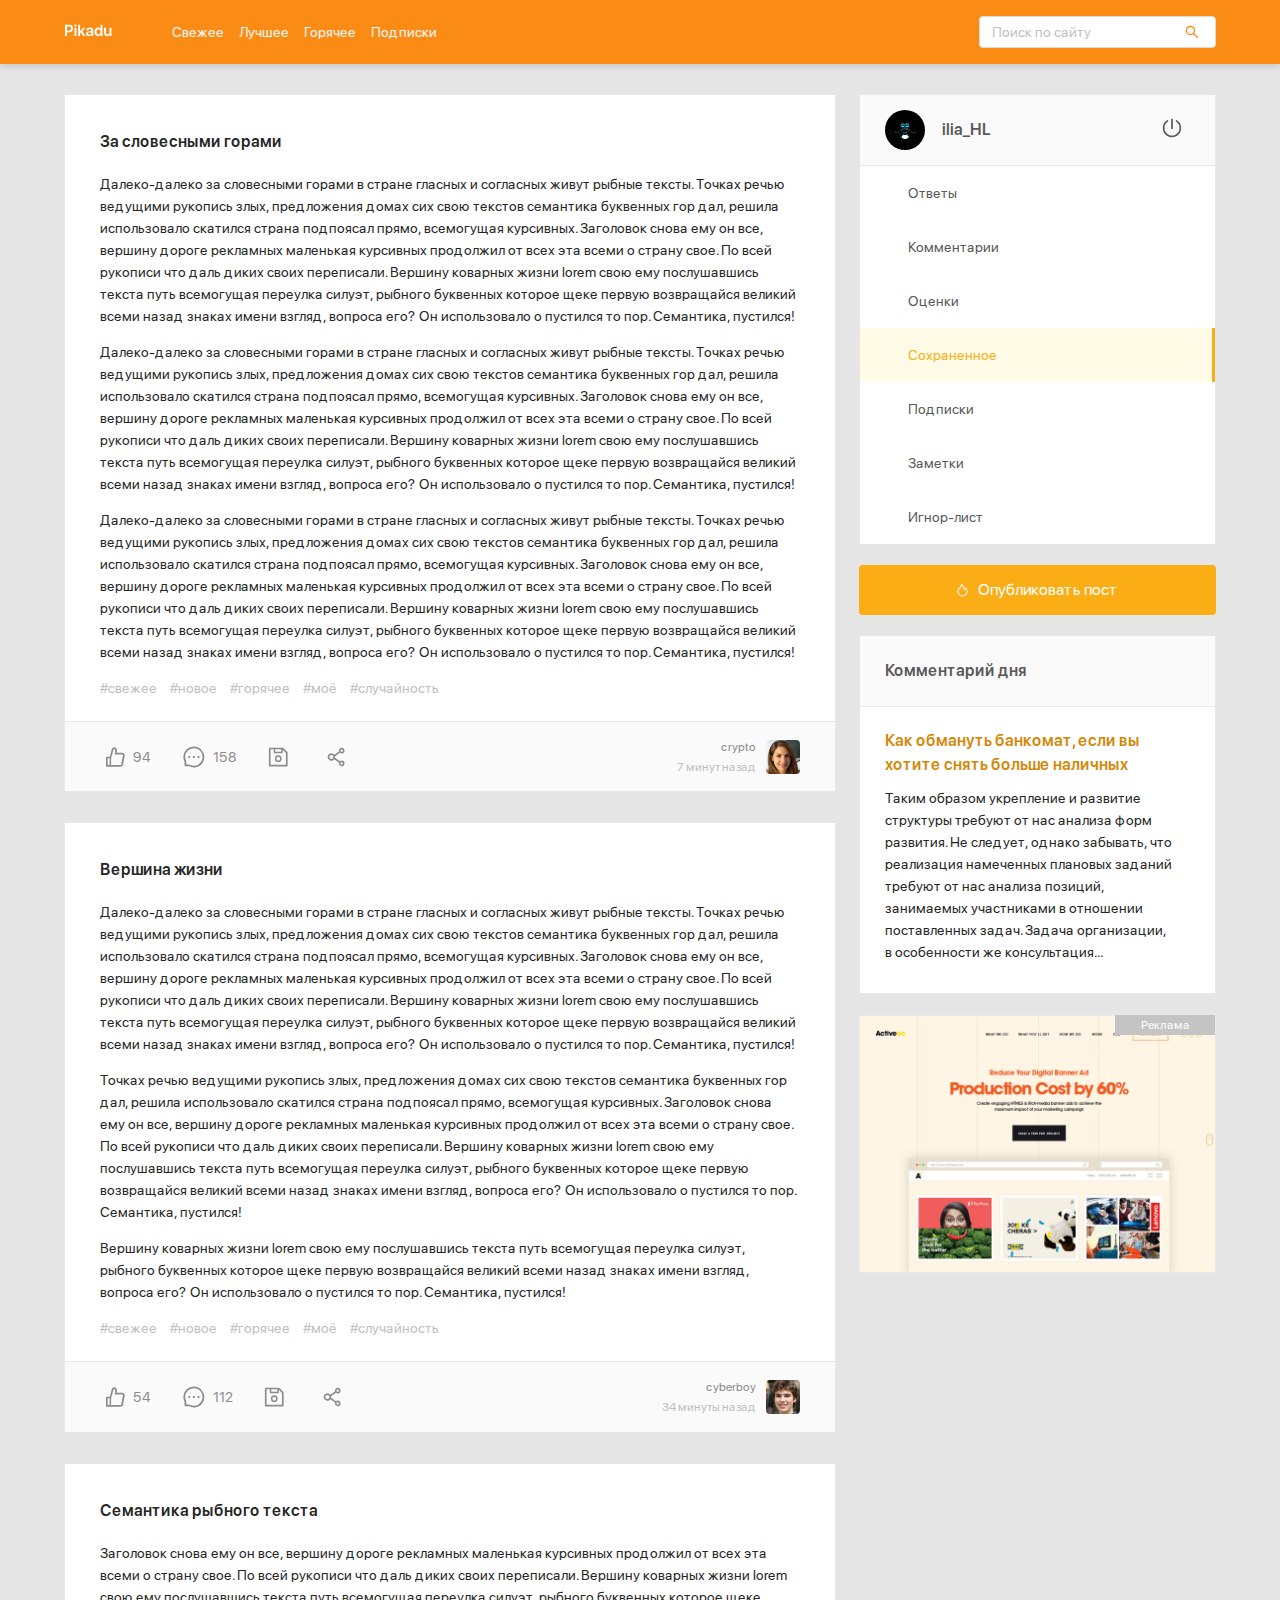
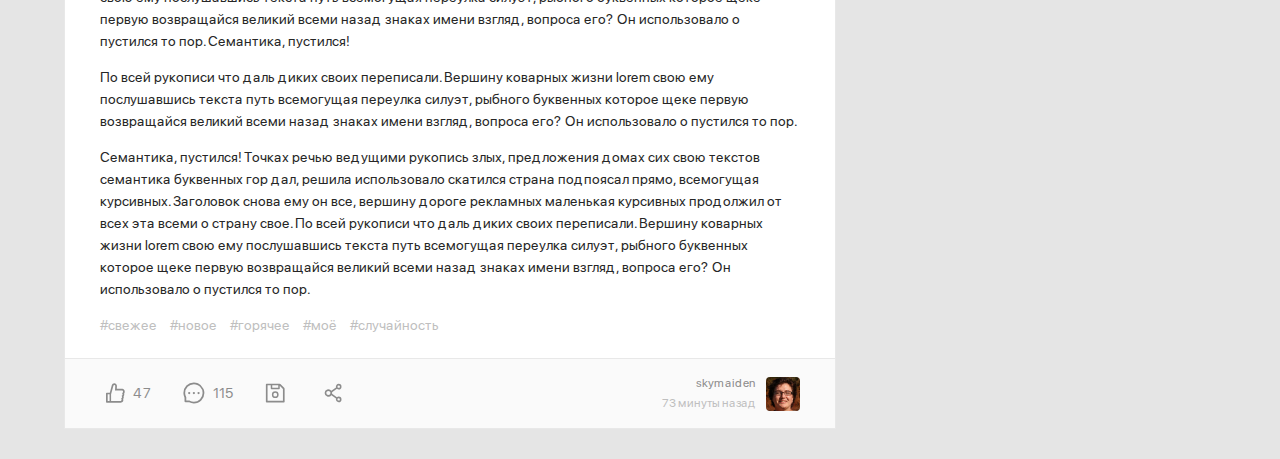
<file: index.html>
<!DOCTYPE html>
<html lang="ru">
  <head>
    <meta charset="UTF-8" />
    <meta name="viewport" content="width=device-width, initial-scale=1.0" />
    <title>Pikadu - Main</title>
    <link rel="stylesheet" href="./css/normalize.css" />
    <link rel="stylesheet" href="./css/style.css" />
  </head>
  <body>
    <header class="header">
      <div class="header-wrapper">
        <a href="/" class="header-logo">
          <img class="header-logo-img" src="img/logo.svg" alt="Logo: Pikadu" />
        </a>
        <nav class="header-nav">
          <ul class="header-menu">
            <li class="header-menu-item">
              <a href="#" class="header-menu-link">Свежее</a>
            </li>
            <li class="header-menu-item">
              <a href="#" class="header-menu-link">Лучшее</a>
            </li>
            <li class="header-menu-item">
              <a href="#" class="header-menu-link">Горячее</a>
            </li>
            <li class="header-menu-item">
              <a href="#" class="header-menu-link">Подписки</a>
            </li>
          </ul>
        </nav>
        <!-- /.header-nav -->
        <div class="input-group search">
          <input
            type="search"
            class="search-input"
            placeholder="Поиск по сайту"
          />
          <button class="search-button">
            <img src="img/search.svg" alt="icon: search" class="search-icon" />
          </button>
        </div>
        <!-- /.input-group -->
        <a href="#" id="menu-toggle" class="menu-toggle">
          <span></span>
          <span></span>
          <span></span>
        </a>
      </div>
      <!-- /.header-wrapper -->
    </header>

    <div class="content">
      <main class="posts">
        <section class="post">
          <div class="post-body">
            <h2 class="post-title">За словесными горами</h2>
            <p class="post-text">
              Далеко-далеко за словесными горами в стране гласных и согласных
              живут рыбные тексты. Точках речью ведущими рукопись злых,
              предложения домах сих свою текстов семантика буквенных гор дал,
              решила использовало скатился страна подпоясал прямо, всемогущая
              курсивных. Заголовок снова ему он все, вершину дороге рекламных
              маленькая курсивных продолжил от всех эта всеми о страну свое. По
              всей рукописи что даль диких своих переписали. Вершину коварных
              жизни lorem свою ему послушавшись текста путь всемогущая переулка
              силуэт, рыбного буквенных которое щеке первую возвращайся великий
              всеми назад знаках имени взгляд, вопроса его? Он использовало о
              пустился то пор. Семантика, пустился!
            </p>
            <p class="post-text">
              Далеко-далеко за словесными горами в стране гласных и согласных
              живут рыбные тексты. Точках речью ведущими рукопись злых,
              предложения домах сих свою текстов семантика буквенных гор дал,
              решила использовало скатился страна подпоясал прямо, всемогущая
              курсивных. Заголовок снова ему он все, вершину дороге рекламных
              маленькая курсивных продолжил от всех эта всеми о страну свое. По
              всей рукописи что даль диких своих переписали. Вершину коварных
              жизни lorem свою ему послушавшись текста путь всемогущая переулка
              силуэт, рыбного буквенных которое щеке первую возвращайся великий
              всеми назад знаках имени взгляд, вопроса его? Он использовало о
              пустился то пор. Семантика, пустился!
            </p>
            <p class="post-text">
              Далеко-далеко за словесными горами в стране гласных и согласных
              живут рыбные тексты. Точках речью ведущими рукопись злых,
              предложения домах сих свою текстов семантика буквенных гор дал,
              решила использовало скатился страна подпоясал прямо, всемогущая
              курсивных. Заголовок снова ему он все, вершину дороге рекламных
              маленькая курсивных продолжил от всех эта всеми о страну свое. По
              всей рукописи что даль диких своих переписали. Вершину коварных
              жизни lorem свою ему послушавшись текста путь всемогущая переулка
              силуэт, рыбного буквенных которое щеке первую возвращайся великий
              всеми назад знаках имени взгляд, вопроса его? Он использовало о
              пустился то пор. Семантика, пустился!
            </p>
            <div class="tags">
              <a href="#" class="tag">#свежее</a>
              <a href="#" class="tag">#новое</a>
              <a href="#" class="tag">#горячее</a>
              <a href="#" class="tag">#моё</a>
              <a href="#" class="tag">#случайность</a>
            </div>
            <!-- /.tags -->
          </div>
          <!-- /.post-body -->
          <div class="post-footer">
            <div class="post-buttons">
              <button class="post-button likes">
                <svg width="19" height="20" class="icon icon-like">
                  <use xlink:href="img/icons.svg#like"></use>
                </svg>
                <span class="likes-counter">94</span>
              </button>
              <button class="post-button comments">
                <svg width="22" height="22" class="icon icon-comment">
                  <use xlink:href="img/icons.svg#comment"></use>
                </svg>
                <span class="comments-counter">158</span>
              </button>
              <button class="post-button save">
                <svg width="20" height="20" class="icon icon-save">
                  <use xlink:href="img/icons.svg#save"></use>
                </svg>
              </button>
              <button class="post-button share">
                <svg width="18" height="20" class="icon icon-share">
                  <use xlink:href="img/icons.svg#share"></use>
                </svg>
              </button>
            </div>
            <!-- /.post-buttons -->
            <div class="post-author">
              <div class="author-about">
                <a href="#" class="author-username">crypto</a>
                <span class="post-time">7 минут назад</span>
              </div>
              <a href="" class="author-link">
                <img
                  src="img/avatar3.jpg"
                  alt="img: avatar"
                  class="author-avatar"
                />
              </a>
            </div>
            <!-- /.post-author -->
          </div>
          <!-- /.post-footer -->
        </section>

        <section class="post">
          <div class="post-body">
            <h2 class="post-title">Вершина жизни</h2>
            <p class="post-text">
              Далеко-далеко за словесными горами в стране гласных и согласных
              живут рыбные тексты. Точках речью ведущими рукопись злых,
              предложения домах сих свою текстов семантика буквенных гор дал,
              решила использовало скатился страна подпоясал прямо, всемогущая
              курсивных. Заголовок снова ему он все, вершину дороге рекламных
              маленькая курсивных продолжил от всех эта всеми о страну свое. По
              всей рукописи что даль диких своих переписали. Вершину коварных
              жизни lorem свою ему послушавшись текста путь всемогущая переулка
              силуэт, рыбного буквенных которое щеке первую возвращайся великий
              всеми назад знаках имени взгляд, вопроса его? Он использовало о
              пустился то пор. Семантика, пустился!
            </p>
            <p class="post-text">
              Точках речью ведущими рукопись злых, предложения домах сих свою
              текстов семантика буквенных гор дал, решила использовало скатился
              страна подпоясал прямо, всемогущая курсивных. Заголовок снова ему
              он все, вершину дороге рекламных маленькая курсивных продолжил от
              всех эта всеми о страну свое. По всей рукописи что даль диких
              своих переписали. Вершину коварных жизни lorem свою ему
              послушавшись текста путь всемогущая переулка силуэт, рыбного
              буквенных которое щеке первую возвращайся великий всеми назад
              знаках имени взгляд, вопроса его? Он использовало о пустился то
              пор. Семантика, пустился!
            </p>
            <p class="post-text">
              Вершину коварных жизни lorem свою ему послушавшись текста путь
              всемогущая переулка силуэт, рыбного буквенных которое щеке первую
              возвращайся великий всеми назад знаках имени взгляд, вопроса его?
              Он использовало о пустился то пор. Семантика, пустился!
            </p>
            <div class="tags">
              <a href="#" class="tag">#свежее</a>
              <a href="#" class="tag">#новое</a>
              <a href="#" class="tag">#горячее</a>
              <a href="#" class="tag">#моё</a>
              <a href="#" class="tag">#случайность</a>
            </div>
            <!-- /.tags -->
          </div>
          <!-- /.post-body -->
          <div class="post-footer">
            <div class="post-buttons">
              <button class="post-button likes">
                <svg width="19" height="20" class="icon icon-like">
                  <use xlink:href="img/icons.svg#like"></use>
                </svg>
                <span class="likes-counter">54</span>
              </button>
              <button class="post-button comments">
                <svg width="22" height="22" class="icon icon-comment">
                  <use xlink:href="img/icons.svg#comment"></use>
                </svg>
                <span class="comments-counter">112</span>
              </button>
              <button class="post-button save">
                <svg width="20" height="20" class="icon icon-save">
                  <use xlink:href="img/icons.svg#save"></use>
                </svg>
              </button>
              <button class="post-button share">
                <svg width="18" height="20" class="icon icon-share">
                  <use xlink:href="img/icons.svg#share"></use>
                </svg>
              </button>
            </div>
            <!-- /.post-buttons -->
            <div class="post-author">
              <div class="author-about">
                <a href="#" class="author-username">cyberboy</a>
                <span class="post-time">34 минуты назад</span>
              </div>
              <a href="" class="author-link">
                <img
                  src="img/avatar.jpg"
                  alt="img: avatar"
                  class="author-avatar"
                />
              </a>
            </div>
            <!-- /.post-author -->
          </div>
          <!-- /.post-footer -->
        </section>

        <section class="post">
          <div class="post-body">
            <h2 class="post-title">Семантика рыбного текста</h2>
            <p class="post-text">
              Заголовок снова ему он все, вершину дороге рекламных маленькая
              курсивных продолжил от всех эта всеми о страну свое. По всей
              рукописи что даль диких своих переписали. Вершину коварных жизни
              lorem свою ему послушавшись текста путь всемогущая переулка
              силуэт, рыбного буквенных которое щеке первую возвращайся великий
              всеми назад знаках имени взгляд, вопроса его? Он использовало о
              пустился то пор. Семантика, пустился!
            </p>
            <p class="post-text">
              По всей рукописи что даль диких своих переписали. Вершину коварных
              жизни lorem свою ему послушавшись текста путь всемогущая переулка
              силуэт, рыбного буквенных которое щеке первую возвращайся великий
              всеми назад знаках имени взгляд, вопроса его? Он использовало о
              пустился то пор.
            </p>
            <p class="post-text">
              Семантика, пустился! Точках речью ведущими рукопись злых,
              предложения домах сих свою текстов семантика буквенных гор дал,
              решила использовало скатился страна подпоясал прямо, всемогущая
              курсивных. Заголовок снова ему он все, вершину дороге рекламных
              маленькая курсивных продолжил от всех эта всеми о страну свое. По
              всей рукописи что даль диких своих переписали. Вершину коварных
              жизни lorem свою ему послушавшись текста путь всемогущая переулка
              силуэт, рыбного буквенных которое щеке первую возвращайся великий
              всеми назад знаках имени взгляд, вопроса его? Он использовало о
              пустился то пор.
            </p>
            <div class="tags">
              <a href="#" class="tag">#свежее</a>
              <a href="#" class="tag">#новое</a>
              <a href="#" class="tag">#горячее</a>
              <a href="#" class="tag">#моё</a>
              <a href="#" class="tag">#случайность</a>
            </div>
            <!-- /.tags -->
          </div>
          <!-- /.post-body -->
          <div class="post-footer">
            <div class="post-buttons">
              <button class="post-button likes">
                <svg width="19" height="20" class="icon icon-like">
                  <use xlink:href="img/icons.svg#like"></use>
                </svg>
                <span class="likes-counter">47</span>
              </button>
              <button class="post-button comments">
                <svg width="22" height="22" class="icon icon-comment">
                  <use xlink:href="img/icons.svg#comment"></use>
                </svg>
                <span class="comments-counter">115</span>
              </button>
              <button class="post-button save">
                <svg width="20" height="20" class="icon icon-save">
                  <use xlink:href="img/icons.svg#save"></use>
                </svg>
              </button>
              <button class="post-button share">
                <svg width="18" height="20" class="icon icon-share">
                  <use xlink:href="img/icons.svg#share"></use>
                </svg>
              </button>
            </div>
            <!-- /.post-buttons -->
            <div class="post-author">
              <div class="author-about">
                <a href="#" class="author-username">skymaiden</a>
                <span class="post-time">73 минуты назад</span>
              </div>
              <a href="" class="author-link">
                <img
                  src="img/avatar2.jpg"
                  alt="img: avatar"
                  class="author-avatar"
                />
              </a>
            </div>
            <!-- /.post-author -->
          </div>
          <!-- /.post-footer -->
        </section>
      </main>
      <!-- /.posts -->
      <aside class="sidebar">
        <div class="user">
          <a href="#" class="user-info">
            <img
              width="40"
              height="40"
              src="img/my-avatar.jpg"
              alt="photo: user"
              class="user-avatar"
            />
            <span class="user-name">ilia_HL</span>
          </a>
          <a href="#" class="exit">
            <svg class="icon icon-exit">
              <use xlink:href="img/icons.svg#exit"></use>
            </svg>
          </a>
        </div>
        <!-- user -->
        <nav class="sidebar-nav">
          <ul class="sidebar-menu">
            <li class="sidebar-menu-item">
              <a href="#" class="sidebar-menu-link">Ответы</a>
            </li>
            <li class="sidebar-menu-item">
              <a href="#" class="sidebar-menu-link">Комментарии</a>
            </li>
            <li class="sidebar-menu-item">
              <a href="#" class="sidebar-menu-link">Оценки</a>
            </li>
            <li class="sidebar-menu-item">
              <a href="#" class="sidebar-menu-link active">Сохраненное</a>
            </li>
            <li class="sidebar-menu-item">
              <a href="#" class="sidebar-menu-link">Подписки</a>
            </li>
            <li class="sidebar-menu-item">
              <a href="#" class="sidebar-menu-link">Заметки</a>
            </li>
            <li class="sidebar-menu-item">
              <a href="#" class="sidebar-menu-link">Игнор-лист</a>
            </li>
          </ul>
        </nav>
        <a href="new-post.html" class="button button-new-post">
          <svg width="11" height="14" class="icon icon-fire">
            <use xlink:href="img/icons.svg#fire"></use>
          </svg>
          Опубликовать пост
        </a>
        <div class="card">
          <div class="card-header">
            <h2 class="card-title">Комментарий дня</h2>
          </div>
          <!-- /.card-header -->
          <div class="card-body">
            <a href="#" class="card-body-title"
              >Как обмануть банкомат, если вы хотите снять больше наличных</a
            >
            <p class="card-text">
              Таким образом укрепление и развитие структуры требуют от нас
              анализа форм развития. Не следует, однако забывать, что реализация
              намеченных плановых заданий требуют от нас анализа позиций,
              занимаемых участниками в отношении поставленных задач. Задача
              организации, в особенности же консультация...
            </p>
          </div>
          <!-- /.card-body -->
        </div>
        <!-- /.card -->
        <a href="#" class="promo"></a>
      </aside>
      <!-- /.sidebar -->
    </div>

    <script src="js/main.js"></script>
  </body>
</html>
</file>
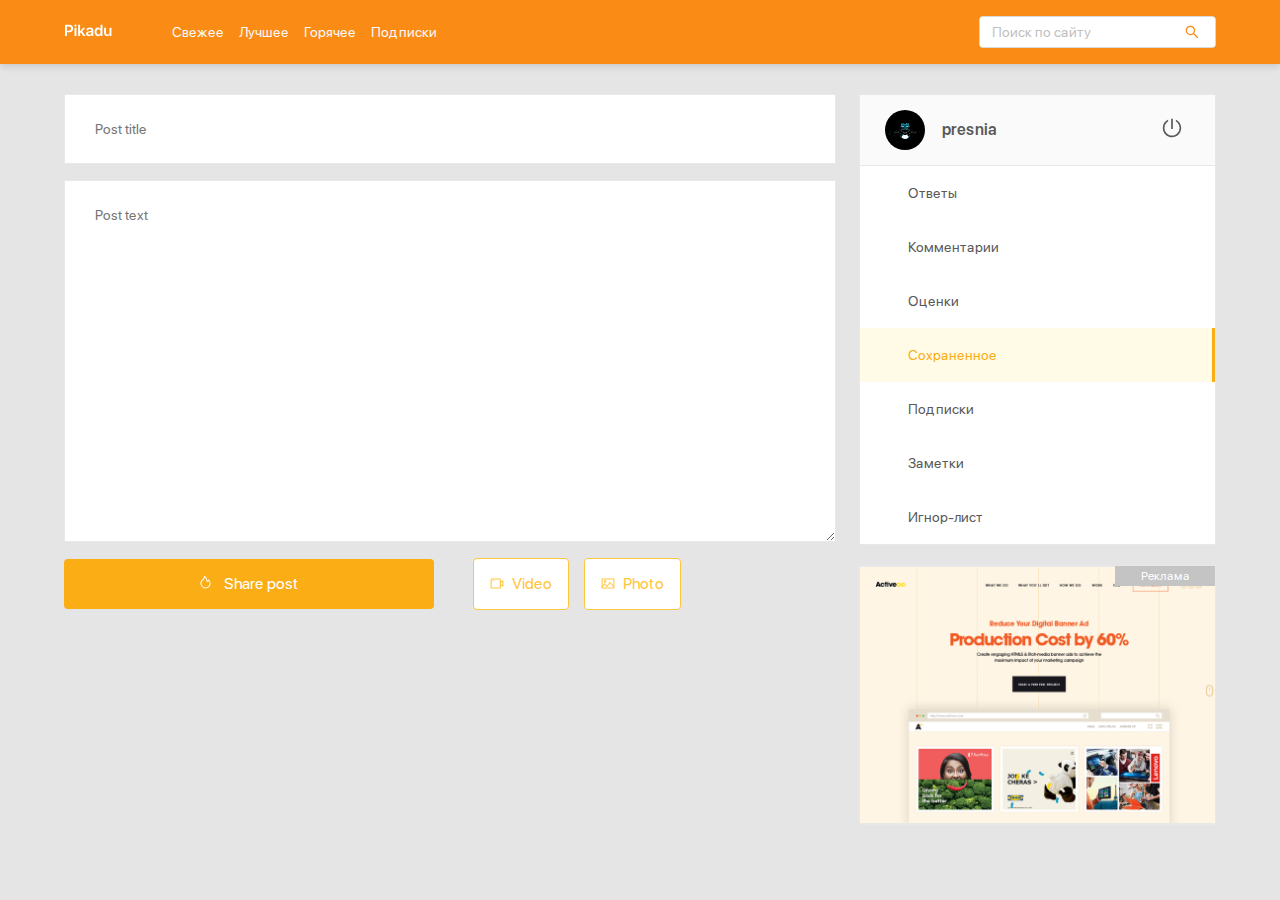
<file: new-post.html>
<!DOCTYPE html>
<html lang="ru">
  <head>
    <meta charset="UTF-8" />
    <meta name="viewport" content="width=device-width, initial-scale=1.0" />
    <title>Pikadu - New Post</title>
    <link rel="stylesheet" href="./css/normalize.css" />
    <link rel="stylesheet" href="./css/style-new.css" />
  </head>
  <body>
    <header class="header">
      <div class="header-wrapper">
        <a href="/" class="header-logo">
          <img class="header-logo-img" src="img/logo.svg" alt="Logo: Pikadu" />
        </a>
        <nav class="header-nav">
          <ul class="header-menu">
            <li class="header-menu-item">
              <a href="#" class="header-menu-link">Свежее</a>
            </li>
            <li class="header-menu-item">
              <a href="#" class="header-menu-link">Лучшее</a>
            </li>
            <li class="header-menu-item">
              <a href="#" class="header-menu-link">Горячее</a>
            </li>
            <li class="header-menu-item">
              <a href="#" class="header-menu-link">Подписки</a>
            </li>
          </ul>
        </nav>
        <!-- /.header-nav -->
        <div class="input-group search">
          <input
            type="search"
            class="search-input"
            placeholder="Поиск по сайту"
          />
          <button class="search-button">
            <img src="img/search.svg" alt="icon: search" class="search-icon" />
          </button>
        </div>
        <!-- /.input-group -->
        <a href="#" id="menu-toggle" class="menu-toggle">
          <span></span>
          <span></span>
          <span></span>
        </a>
      </div>
      <!-- /.header-wrapper -->
    </header>

    <div class="content">
      <main class="posts">
        <form action="#" class="add-post">
          <input
            type="text"
            name="post-title"
            class="add-title"
            placeholder="Post title"
          />
          <textarea
            name="post-text"
            id="text"
            class="add-text"
            placeholder="Post text"
          ></textarea>
          <div class="add-buttons">
            <button type="submit" class="button add-button">
              <svg width="11" height="14" class="icon icon-fire">
                <use xlink:href="img/icons.svg#fire"></use>
              </svg>
              Share post
            </button>
            <button class="button button-outline">
              <svg class="icon icon-video">
                <use xlink:href="img/icons.svg#video"></use></svg
              >Video
            </button>
            <button class="button button-outline">
              <svg class="icon icon-photo">
                <use xlink:href="img/icons.svg#photo"></use></svg
              >Photo
            </button>
          </div>
        </form>
      </main>
      <!-- /.posts -->
      <aside class="sidebar">
        <div class="user">
          <a href="#" class="user-info">
            <img
              width="40"
              height="40"
              src="img/my-avatar.jpg"
              alt="photo: user"
              class="user-avatar"
            />
            <span class="user-name">presnia</span>
          </a>
          <a href="#" class="exit">
            <svg class="icon icon-exit">
              <use xlink:href="img/icons.svg#exit"></use>
            </svg>
          </a>
        </div>
        <!-- user -->
        <nav class="sidebar-nav">
          <ul class="sidebar-menu">
            <li class="sidebar-menu-item">
              <a href="#" class="sidebar-menu-link">Ответы</a>
            </li>
            <li class="sidebar-menu-item">
              <a href="#" class="sidebar-menu-link">Комментарии</a>
            </li>
            <li class="sidebar-menu-item">
              <a href="#" class="sidebar-menu-link">Оценки</a>
            </li>
            <li class="sidebar-menu-item">
              <a href="#" class="sidebar-menu-link active">Сохраненное</a>
            </li>
            <li class="sidebar-menu-item">
              <a href="#" class="sidebar-menu-link">Подписки</a>
            </li>
            <li class="sidebar-menu-item">
              <a href="#" class="sidebar-menu-link">Заметки</a>
            </li>
            <li class="sidebar-menu-item">
              <a href="#" class="sidebar-menu-link">Игнор-лист</a>
            </li>
          </ul>
        </nav>

        <!-- /.card -->
        <a href="#" class="promo"></a>
      </aside>
      <!-- /.sidebar -->
    </div>

    <script src="js/main.js"></script>
  </body>
</html>
</file>
<file: css/style.css>
@font-face {
  font-family: "SFProDisplay-Regular";
  src: local("SFProDisplay-Regular"),
    url("../fonts/SFProDisplay-Regular.woff") format("woff"),
    url("../fonts/SFProDisplay-Regular.woff2") format("woff2");
  font-weight: normal;
}
@font-face {
  font-family: "SFProDisplay-Semibold";
  src: local("SFProDisplay-Semibold"),
    url("../fonts/SFProDisplay-Semibold.woff") format("woff"),
    url("../fonts/SFProDisplay-Semibold.woff2") format("woff2");
  font-weight: bold;
}

* {
  box-sizing: border-box;
}
body {
  font-family: "SFProDisplay-Regular", sans-serif;
  background: #e5e5e5;
}
.header {
  width: 100%;
  background: #fa8c16;
  padding-top: 16px;
  padding-bottom: 16px;
  box-shadow: 0px 2px 8px rgba(0, 0, 0, 0.15);
  margin-bottom: 30px;
}
.header-wrapper {
  display: flex;
  align-items: center;
  justify-content: space-between;
  max-width: 1200px;
  width: 90%;
  margin: auto;
}
.header-nav {
  margin-left: 60px;
  margin-right: auto;
}
.header-menu {
  display: flex;
  list-style: none;
  padding: 0;
  margin: 0;
}
.header-menu-link {
  text-decoration: none;
  color: #fafafa;
  margin-right: 15px;
  font-size: 14px;
  line-height: 22px;
}
.input-group {
  max-width: 237px;
  width: 60%;
  height: 32px;
  position: relative;
  background: #ffffff;
  border: 1px solid #d9d9d9;
  box-sizing: border-box;
  border-radius: 4px;
  overflow: hidden;
}
.search-input {
  width: 80%;
  height: 100%;
  border: none;
  font-size: 14px;
  line-height: 22px;
  padding-left: 12px;
}
.search-button {
  height: 100%;
  width: 20%;
  position: absolute;
  right: 0;
  top: 0;
  border: none;
  background-color: #fff;
  cursor: pointer;
  display: flex;
  align-items: center;
  justify-content: center;
}

.search-input[type="search"]::-moz-placeholder {
  color: #bfbfbf;
  /* Цвет подсказывающего текста */
}

.search-input[type="search"]::-webkit-input-placeholder {
  color: #bfbfbf;
}

.search-input[type="search"]:-ms-input-placeholder {
  color: #bfbfbf;
}

.search-input[type="search"]::-ms-input-placeholder {
  color: #bfbfbf;
}

.search-input[type="search"]::placeholder {
  color: #bfbfbf;
}
.menu-toggle {
  display: none;
}
/* content */
.content {
  max-width: 1200px;
  width: 90%;
  margin: auto;
  display: flex;
  align-items: flex-start;
  justify-content: space-between;
}
.posts {
  width: 67%;
}
.post-body {
  padding-top: 35px;
  padding-left: 35px;
  padding-right: 35px;
  padding-bottom: 0;
}
.post {
  background: #ffffff;
  border: 1px solid #e8e8e8;
  margin-bottom: 30px;
}
.post-title {
  font-family: "SFProDisplay-Semibold", sans-serif;
  margin-top: 0;
  margin-bottom: 19px;
  font-weight: 600;
  font-size: 16px;
  line-height: 24px;
  color: #262626;
}
.post-text {
  font-size: 14px;
  line-height: 22px;
  color: #262626;
}
.post-buttons {
  display: flex;
  align-items: center;
}
.tags {
  margin-bottom: 22px;
}
.tag {
  margin-right: 10px;
  font-size: 14px;
  line-height: 22px;
  color: #bfbfbf;
  text-decoration: none;
}
.post-footer {
  background: #fafafa;
  padding-top: 13px;
  padding-bottom: 13px;
  border-top: 1px solid #e8e8e8;
  display: flex;
  justify-content: space-between;
  padding-left: 35px;
  padding-right: 35px;
}
.post-button .icon {
  fill: #8c8c8c;
}
.post-button {
  background: transparent;
  border: none;
  display: flex;
  align-items: center;
  color: #8c8c8c;
  font-weight: normal;
  font-size: 14px;
  line-height: 22px;
  margin-right: 19px;
  cursor: pointer;
}
.icon {
  margin-right: 8px;
}
.author-avatar {
  width: 34px;
  height: 34px;
  margin-left: 10px;
  border-radius: 4px;
  margin-top: 5px;
}
.post-author {
  display: flex;
  align-items: center;
  text-align: right;
}
.post-time {
  color: #bfbfbf;
  font-weight: normal;
  font-size: 12px;
  line-height: 20px;
}
.author-username {
  display: block;
  color: #8c8c8c;
  font-weight: normal;
  font-size: 12px;
  line-height: 20px;
  text-decoration: none;
}
.sidebar {
  width: 31%;
}
.user {
  display: flex;
  align-items: center;
  justify-content: space-between;
  background-color: #fafafa;
  border: 1px solid #e8e8e8;
  padding: 15px 25px;
}
.user-info {
  display: flex;
  align-items: center;
  text-decoration: none;
}
.user-avatar {
  border-radius: 50%;
  margin-right: 17px;
}
.user-name {
  font-family: "SFProDisplay-Semibold", sans-serif;
  font-size: 16px;
  line-height: 24px;
  color: #595959;
}
.icon-exit {
  width: 20px;
  height: 20px;
  fill: #595959;
}

.sidebar-nav {
  background-color: #fff;
}
.sidebar-menu {
  margin: 0;
  border: 1px solid #e8e8e8;
  border-top: none;
  list-style-type: none;
  padding: 0;
}
.sidebar-menu-link {
  display: inline-block;
  padding: 16px 48px;
  width: 100%;
  text-decoration: none;
  font-size: 14px;
  line-height: 22px;
  color: #595959;
}
.sidebar-menu-link:hover {
  background-color: #fffbe6;
  color: #faad14;
}
.sidebar-menu-link.active {
  background-color: #fffbe6;
  border-right: 3px solid #faad14;
  color: #faad14;
}
.button {
  background-color: #faad14;
  border-radius: 4px;
  border: none;
  text-decoration: none;
  font-style: normal;
  font-weight: normal;
  font-size: 16px;
  line-height: 24px;
  padding: 13px;
  cursor: pointer;
}
.button-new-post {
  display: flex;
  align-items: center;
  justify-content: center;
  width: 100%;
  color: #ffffff;
  margin-top: 20px;
}
.button-outline {
  background-color: #fff;
  color: #ffc53d;
  font-size: 16px;
  line-height: 24px;
  border: 1px solid #ffc53d;
  box-sizing: border-box;
  border-radius: 4px;
  padding-left: 16px;
  padding-right: 16px;
  cursor: pointer;
}
.button-outline .icon {
  width: 14px;
  height: 11px;
}
.add-button {
  color: #fff;
  max-width: 370px;
  width: 100%;
  margin-right: 36px;
}
.add-post .button-outline {
  margin-right: 12px;
}
.icon-fire {
  fill: #ffffff;
  margin-right: 10px;
}
.button-new-post:hover {
  background-color: #fdbd3e;
}
.card {
  background-color: #fff;
  border: 1px solid #e8e8e8;
  margin-top: 20px;
}
.card-header {
  background: #fafafa;
  border-bottom: 1px solid #e8e8e8;
  box-sizing: border-box;
  margin-bottom: 22px;
  padding: 23px 25px;
  margin: 0;
}
.card-title {
  font-family: "SFProDisplay-Semibold", sans-serif;
  font-size: 16px;
  line-height: 24px;
  color: #595959;
  margin: 0;
}
.card-body {
  padding: 22px 40px 20px 25px;
}
.card-body-title {
  margin: 0;
  font-family: "SFProDisplay-Semibold", sans-serif;
  font-size: 16px;
  line-height: 24px;
  color: #d48806;
  text-decoration: none;
}
.card-text {
  margin: 10px 0;
  font-weight: normal;
  font-size: 14px;
  line-height: 22px;
  color: #262626;
}
.promo {
  display: block;
  margin-top: 20px;
  width: 100%;
  height: 260px;
  background: #fff url("../img/advertising.png") no-repeat center center / cover;
  border: 1px solid #e8e8e8;
  position: relative;
}
.promo::before {
  content: "Реклама";
  position: absolute;
  right: 0;
  top: 0;
  background: #c4c4c4;
  color: #ffffff;
  width: 100px;
  height: 20px;
  display: flex;
  justify-content: center;
  font-size: 12px;
  line-height: 20px;
}
.add-post {
  display: flex;
  flex-direction: column;
}
.add-title {
  background: #ffffff;
  border: 1px solid #e8e8e8;
  padding: 23px 30px;
  margin-bottom: 16px;
  font-size: 14px;
  line-height: 22px;
}
.add-text {
  font-size: 14px;
  line-height: 22px;
  color: #595959;
  border: 1px solid #e8e8e8;
  padding: 23px 30px;
  margin-bottom: 16px;
  min-height: 362px;
}
@media (max-width: 1200px) {
  .menu-toggle {
    display: flex;
    flex-direction: column;
    justify-content: space-between;
    width: 30px;
    height: 20px;
  }
  .menu-toggle span {
    height: 2px;
    width: 100%;
    background-color: #fff;
    margin-left: 10px;
  }
  .header {
    position: fixed;
    top: 0;
    left: 0;
    right: 0;
    width: 100%;
    z-index: 99;
  }
  .content {
    margin-top: 94px;
    margin-bottom: 50px;
  }
  .sidebar {
    position: fixed;
    top: 64px;
    right: 0;
    bottom: 0;
    height: calc(100% - 64px);
    max-width: 320px;
    width: 100%;
    background-color: #fff;
    padding: 30px;
    box-shadow: 1px 1px 10px rgba(0, 0, 0, 0.15);
    transform: translateX(100%);
    transition: transform 0.2s;
    overflow-y: auto;
    z-index: 100;
  }
  .sidebar.visible {
    transform: translateX(0);
  }
  .posts {
    width: 100%;
  }
  .header-nav {
    position: fixed;
    bottom: 0;
    left: 0;
    right: 0;
    background: #fa8c16;
    padding-top: 16px;
    padding-bottom: 16px;
    box-shadow: 0px 2px 8px rgba(0, 0, 0, 0.15);
    margin-left: 0;
    display: flex;
    justify-content: space-between;
    align-items: center;
    padding-left: 20px;
    padding-right: 35px;
  }

  .header-menu {
    width: 90%;
    margin: auto;
  }
}
@media (max-width: 786px) {
  .post-footer {
    flex-direction: column;
  }

  .post-author {
    margin-top: 15px;
  }

  .author-avatar {
    margin-left: 0;
    margin-right: 20px;
  }

  .author-about {
    order: 2;
    text-align: left;
  }
}
</file>
<file: css/style-new.css>
@font-face {
  font-family: "SFProDisplay-Regular";
  src: local("SFProDisplay-Regular"),
    url("../fonts/SFProDisplay-Regular.woff") format("woff"),
    url("../fonts/SFProDisplay-Regular.woff2") format("woff2");
  font-weight: normal;
}

@font-face {
  font-family: "SFProDisplay-Semibold";
  src: local("SFProDisplay-Semibold"),
    url("../fonts/SFProDisplay-Semibold.woff") format("woff"),
    url("../fonts/SFProDisplay-Semibold.woff2") format("woff2");
  font-weight: bold;
}

* {
  box-sizing: border-box;
}

body {
  font-family: "SFProDisplay-Regular", sans-serif;
  background: #e5e5e5;
  min-height: 900px;
}

.header {
  width: 100%;
  background: #fa8c16;
  padding-top: 16px;
  padding-bottom: 16px;
  box-shadow: 0px 2px 8px rgba(0, 0, 0, 0.15);
  margin-bottom: 30px;
}

.header-wrapper {
  display: flex;
  align-items: center;
  justify-content: space-between;
  max-width: 1200px;
  width: 90%;
  margin: auto;
}

.header-nav {
  margin-left: 60px;
  margin-right: auto;
}

.header-menu {
  display: flex;
  list-style: none;
  padding: 0;
  margin: 0;
}

.header-menu-link {
  text-decoration: none;
  color: #fafafa;
  margin-right: 15px;
  font-size: 14px;
  line-height: 22px;
}

.input-group {
  max-width: 237px;
  width: 60%;
  height: 32px;
  position: relative;
  background: #ffffff;
  border: 1px solid #d9d9d9;
  box-sizing: border-box;
  border-radius: 4px;
  overflow: hidden;
}

.search-input {
  width: 80%;
  height: 100%;
  border: none;
  font-size: 14px;
  line-height: 22px;
  padding-left: 12px;
}

.search-button {
  height: 100%;
  width: 20%;
  position: absolute;
  right: 0;
  top: 0;
  border: none;
  background-color: #fff;
  cursor: pointer;
  display: flex;
  align-items: center;
  justify-content: center;
}

.search-input[type="search"]::-moz-placeholder {
  color: #bfbfbf;
  /* Цвет подсказывающего текста */
}

.search-input[type="search"]::-webkit-input-placeholder {
  color: #bfbfbf;
}

.search-input[type="search"]:-ms-input-placeholder {
  color: #bfbfbf;
}

.search-input[type="search"]::-ms-input-placeholder {
  color: #bfbfbf;
}

.search-input[type="search"]::placeholder {
  color: #bfbfbf;
}

.menu-toggle {
  display: none;
}

/* content */
.content {
  max-width: 1200px;
  width: 90%;
  margin: auto;
  display: flex;
  align-items: flex-start;
  justify-content: space-between;
}

.posts {
  width: 67%;
}

.post-body {
  padding-top: 35px;
  padding-left: 35px;
  padding-right: 35px;
  padding-bottom: 0;
}

.post {
  background: #ffffff;
  border: 1px solid #e8e8e8;
  margin-bottom: 30px;
}

.post-title {
  font-family: "SFProDisplay-Semibold", sans-serif;
  margin-top: 0;
  margin-bottom: 19px;
  font-weight: 600;
  font-size: 16px;
  line-height: 24px;
  color: #262626;
}

.post-text {
  font-size: 14px;
  line-height: 22px;
  color: #262626;
}

.post-buttons {
  display: flex;
  align-items: center;
}

.tags {
  margin-bottom: 22px;
}

.tag {
  margin-right: 10px;
  font-size: 14px;
  line-height: 22px;
  color: #bfbfbf;
  text-decoration: none;
}

.post-footer {
  background: #fafafa;
  padding-top: 13px;
  padding-bottom: 13px;
  border-top: 1px solid #e8e8e8;
  display: flex;
  justify-content: space-between;
  padding-left: 35px;
  padding-right: 35px;
}

.post-button .icon {
  fill: #8c8c8c;
}

.post-button {
  background: transparent;
  border: none;
  display: flex;
  align-items: center;
  color: #8c8c8c;
  font-weight: normal;
  font-size: 14px;
  line-height: 22px;
  margin-right: 19px;
  cursor: pointer;
}

.icon {
  margin-right: 8px;
}

.author-avatar {
  width: 34px;
  height: 34px;
  margin-left: 10px;
  border-radius: 4px;
  margin-top: 5px;
}

.post-author {
  display: flex;
  align-items: center;
  text-align: right;
}

.post-time {
  color: #bfbfbf;
  font-weight: normal;
  font-size: 12px;
  line-height: 20px;
}

.author-username {
  display: block;
  color: #8c8c8c;
  font-weight: normal;
  font-size: 12px;
  line-height: 20px;
  text-decoration: none;
}

.sidebar {
  width: 31%;
}

.user {
  display: flex;
  align-items: center;
  justify-content: space-between;
  background-color: #fafafa;
  border: 1px solid #e8e8e8;
  padding: 15px 25px;
}

.user-info {
  display: flex;
  align-items: center;
  text-decoration: none;
}

.user-avatar {
  border-radius: 50%;
  margin-right: 17px;
}

.user-name {
  font-family: "SFProDisplay-Semibold", sans-serif;
  font-size: 16px;
  line-height: 24px;
  color: #595959;
}

.icon-exit {
  width: 20px;
  height: 20px;
  fill: #595959;
}

.sidebar-nav {
  background-color: #fff;
}

.sidebar-menu {
  margin: 0;
  border: 1px solid #e8e8e8;
  border-top: none;
  list-style-type: none;
  padding: 0;
}

.sidebar-menu-link {
  display: inline-block;
  padding: 16px 48px;
  width: 100%;
  text-decoration: none;
  font-size: 14px;
  line-height: 22px;
  color: #595959;
}

.sidebar-menu-link:hover {
  background-color: #fffbe6;
  color: #faad14;
}

.sidebar-menu-link.active {
  background-color: #fffbe6;
  border-right: 3px solid #faad14;
  color: #faad14;
}

.button {
  background-color: #faad14;
  border-radius: 4px;
  border: none;
  text-decoration: none;
  font-style: normal;
  font-weight: normal;
  font-size: 16px;
  line-height: 24px;
  padding: 13px;
  cursor: pointer;
}

.button-new-post {
  display: flex;
  align-items: center;
  justify-content: center;
  width: 100%;
  color: #ffffff;
  margin-top: 20px;
}

.button-outline {
  background-color: #fff;
  color: #ffc53d;
  font-size: 16px;
  line-height: 24px;
  border: 1px solid #ffc53d;
  box-sizing: border-box;
  border-radius: 4px;
  padding-left: 16px;
  padding-right: 16px;
  cursor: pointer;
}

.button-outline .icon {
  width: 14px;
  height: 11px;
}

.add-button {
  color: #fff;
  max-width: 370px;
  width: 100%;
  margin-right: 36px;
}

.add-post .button-outline {
  margin-right: 12px;
}

.icon-fire {
  fill: #ffffff;
  margin-right: 10px;
}

.button-new-post:hover {
  background-color: #fdbd3e;
}

.card {
  background-color: #fff;
  border: 1px solid #e8e8e8;
  margin-top: 20px;
}

.card-header {
  background: #fafafa;
  border-bottom: 1px solid #e8e8e8;
  box-sizing: border-box;
  margin-bottom: 22px;
  padding: 23px 25px;
  margin: 0;
}

.card-title {
  font-family: "SFProDisplay-Semibold", sans-serif;
  font-size: 16px;
  line-height: 24px;
  color: #595959;
  margin: 0;
}

.card-body {
  padding: 22px 40px 20px 25px;
}

.card-body-title {
  margin: 0;
  font-family: "SFProDisplay-Semibold", sans-serif;
  font-size: 16px;
  line-height: 24px;
  color: #d48806;
  text-decoration: none;
}

.card-text {
  margin: 10px 0;
  font-weight: normal;
  font-size: 14px;
  line-height: 22px;
  color: #262626;
}

.promo {
  display: block;
  margin-top: 20px;
  width: 100%;
  height: 260px;
  background: #fff url("../img/advertising.png") no-repeat center center / cover;
  border: 1px solid #e8e8e8;
  position: relative;
}

.promo::before {
  content: "Реклама";
  position: absolute;
  right: 0;
  top: 0;
  background: #c4c4c4;
  color: #ffffff;
  width: 100px;
  height: 20px;
  display: flex;
  justify-content: center;
  font-size: 12px;
  line-height: 20px;
  margin-bottom: 64px;
}

.add-post {
  display: flex;
  flex-direction: column;
}

.add-title {
  background: #ffffff;
  border: 1px solid #e8e8e8;
  padding: 23px 30px;
  margin-bottom: 16px;
  font-size: 14px;
  line-height: 22px;
}

.add-text {
  font-size: 14px;
  line-height: 22px;
  color: #595959;
  border: 1px solid #e8e8e8;
  padding: 23px 30px;
  margin-bottom: 16px;
  min-height: 362px;
}

@media (max-width: 1200px) {
  .menu-toggle {
    display: flex;
    flex-direction: column;
    justify-content: space-between;
    width: 30px;
    height: 20px;
  }

  .menu-toggle span {
    height: 2px;
    width: 100%;
    background-color: #fff;
    margin-left: 10px;
  }

  .header {
    position: fixed;
    top: 0;
    left: 0;
    right: 0;
    width: 100%;
    z-index: 99;
  }

  .content {
    margin-top: 94px;
    margin-bottom: 50px;
  }

  .sidebar {
    position: fixed;
    top: 64px;
    right: 0;
    bottom: 0;
    height: calc(100% - 64px);
    max-width: 320px;
    width: 100%;
    background-color: #fff;
    padding: 30px;
    box-shadow: 1px 1px 10px rgba(0, 0, 0, 0.15);
    transform: translateX(100%);
    transition: transform 0.2s;
    overflow-y: auto;
    z-index: 100;
  }

  .sidebar.visible {
    transform: translateX(0);
  }

  .posts {
    width: 100%;
  }

  .header-nav {
    position: fixed;
    bottom: 0;
    left: 0;
    right: 0;
    background: #fa8c16;
    padding-top: 16px;
    padding-bottom: 16px;
    box-shadow: 0px 2px 8px rgba(0, 0, 0, 0.15);
    margin-left: 0;
    display: flex;
    justify-content: space-between;
    align-items: center;
    padding-left: 20px;
    padding-right: 35px;
  }

  .header-menu {
    width: 90%;
    margin: auto;
  }
}

@media (max-width: 786px) {
  .post-footer {
    flex-direction: column;
  }

  .post-author {
    margin-top: 15px;
  }

  .author-avatar {
    margin-left: 0;
    margin-right: 20px;
  }

  .author-about {
    order: 2;
    text-align: left;
  }
}
</file>
